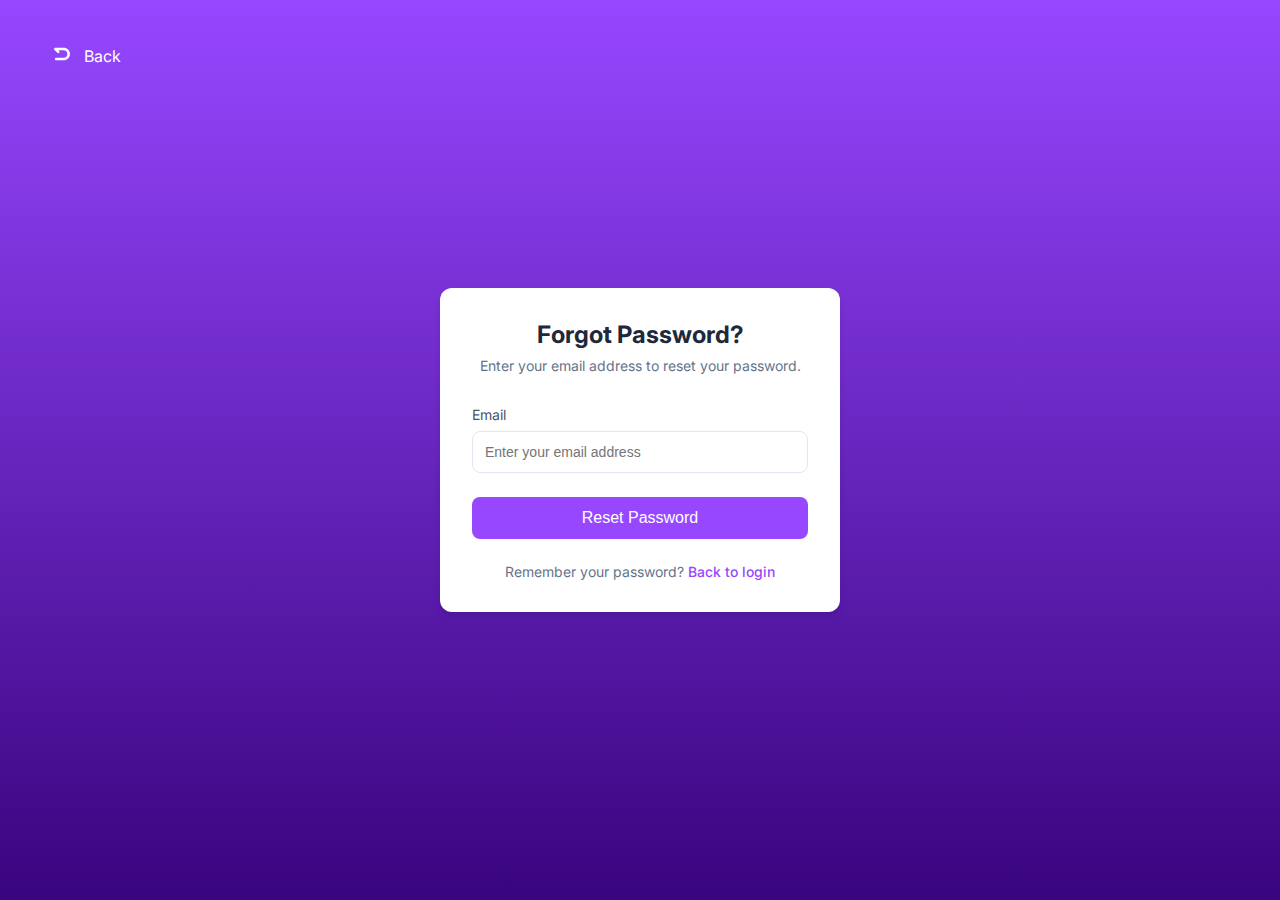
<file: LandingPage/forgotpass.html>
<!DOCTYPE html>
<html>
    <head>
        <meta charset="UTF-8">
        <meta name="viewport" content="width=device-width, initial-scale=1.0">
        <title>EduPlanner - Forgot Password</title>
        <link rel="stylesheet" href="https://fonts.googleapis.com/css2?family=Inter:wght@400;500;600&display=swap">
        <link rel="stylesheet" href="forgotpass-style.css">
        <link rel="stylesheet" href="https://fonts.googleapis.com/css2?family=Jost:wght@700&display=swap">
        <title>Forgot Password</title>
    </head>

    <body>
        <div class="forgot-password-page">
            <a href="./log-in.html" class="back-button">
                <span class="back-icon"><img src="backicon.svg"></span>
                Back
            </a>

            <div class="forgot-password-container">
                <div class="form-header">
                    <h1>Forgot Password?</h1>
                    <p>Enter your email address to reset your password.</p>
                </div>

                <form id="forgotPasswordForm" onsubmit="handleForgotPassword(event)">
                    <div class="input-group">
                        <label for="email">Email</label>
                        <input type="email" id="email" placeholder="Enter your email address" required>
                    </div>

                    <button type="submit" class="reset-button">Reset Password</button>
                </form>

                <p class="return-login">
                    Remember your password? <a href="./log-in.html">Back to login</a>
                </p>
            </div>
        </div>
        <script src="forgotpass-script.js" defer></script>
    </body>
</html>
</file>
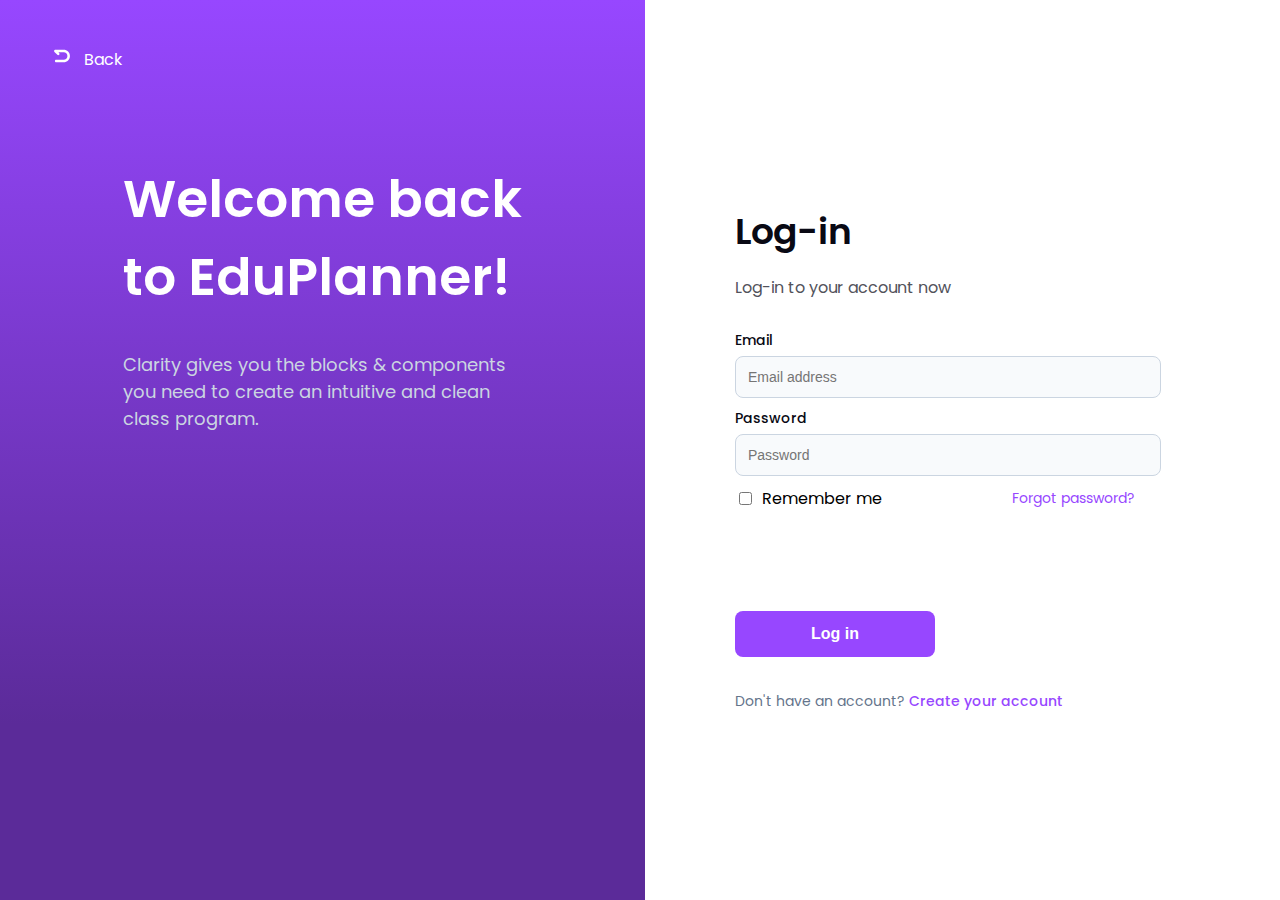
<file: LandingPage/log-in.html>
<!DOCTYPE html>
<html lang="en">

<head>
  <meta charset="utf-8">
  <meta name="viewport" content="width=device-width, initial-scale=1">
  <title>EduPlanner Log-In</title>
  <link rel="stylesheet" href="https://fonts.googleapis.com/css2?family=Poppins:wght@400;500;600&display=swap">
  <link rel="stylesheet" href="log-in.css">
</head>

<body>
  <div class="log-in-page">
    <a href="./index.html" class="back-button">
      <span class="back-icon"><img src="backicon.svg"></span>
      Back
    </a>
    <div class="welcome-page">
      <div class="welcome-content">
        <h1 class="welcome-to-eduplanner">Welcome back to EduPlanner!</h1>
        <p class="eduplanner-description">Clarity gives you the blocks & components you need to create an intuitive and clean
          class program.</p>
      </div>
    </div>

    <div class="log-in-form">
      <div class="form-container">
        <div class="form-header">
          <h2 class="log-in">Log-in</h2>
          <p class="description">Log-in to your account now</p>
        </div>

        <div class="input-group">
          <label for="email">Email</label>
          <input type="email" id="email" placeholder="Email address">
        </div>

        <div class="input-group">
          <label for="password">Password</label>
          <input type="password" id="password" placeholder="Password">
        </div>

        <div class="options">
          <div class="remember-me">
            <input type="checkbox" id="remember-me">
            <label for="remember-me">Remember me</label>
          </div>
          <a href="forgotpass.html" class="forgot-password">Forgot password?</a>
        </div>

        <button class="log-in-button" a href="./LandingPage/dashboard.html">Log in</button>

        <p class="create-account">
          Don't have an account? <a href="./sign-in-eduplanner.html">Create your account</a>
        </p>
      </div>
    </div>
  </div>
</body>

</html>
</file>
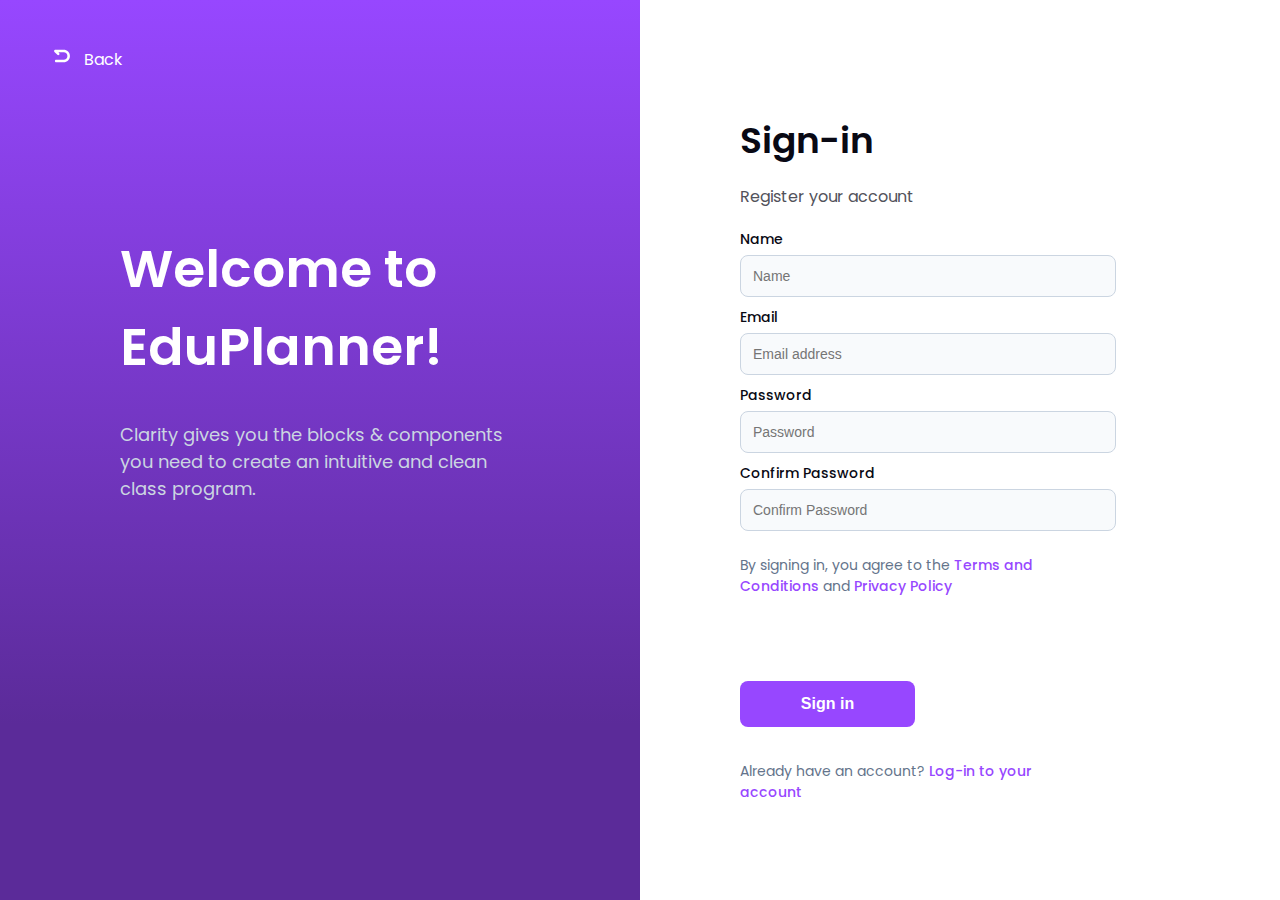
<file: LandingPage/sign-in-eduplanner.html>
<!DOCTYPE html>
<html lang="en">

<head>
  <meta charset="utf-8">
  <meta name="viewport" content="width=device-width, initial-scale=1">
  <title>EduPlanner Sign-In</title>
  <link rel="stylesheet" href="https://fonts.googleapis.com/css2?family=Poppins:wght@400;500;600&display=swap">
  <link rel="stylesheet" href="sign-in-style.css">
</head>

<body>
  <div class="sign-in-page">
    <a href="./index.html" class="back-button">
      <span class="back-icon"><img src="backicon.svg"></span>
      Back
    </a>

    <div class="welcome-page">
      <div class="welcome-content">
        <h1 class="welcome-to-eduplanner">Welcome to EduPlanner!</h1>
        <p class="eduplanner-description">Clarity gives you the blocks & components you need to create an intuitive and clean
          class program.</p>
      </div>
    </div>

    <div class="sign-in-form">
      <div class="form-container">
        <div class="form-header">
          <h2 class="sign-in">Sign-in</h2>
          <p class="description">Register your account</p>
        </div>

        <form id="signInForm" onsubmit="handleSignIn(event)">
          <div class="input-group">
            <label for="name">Name</label>
            <input type="text" id="name" placeholder="Name">
          </div>

          <div class="input-group">
            <label for="email">Email</label>
            <input type="email" id="email" placeholder="Email address">
          </div>

          <div class="input-group">
            <label for="password">Password</label>
            <input type="password" id="password" placeholder="Password">
          </div>

          <div class="input-group">
            <label for="confirm-password">Confirm Password</label>
            <input type="password" id="password" placeholder="Confirm Password">
          </div>

          <div class="options">
            <p class="terms-agreement">
              By signing in, you agree to the <a href="#terms">Terms and Conditions</a> and <a href="#privacy">Privacy Policy</a>
            </p>
          </div>

          <button type="submit" class="sign-in-button">Sign in</button>
        </form>

        <p class="create-account">
          Already have an account? <a href="./log-in.html">Log-in to your account</a>
        </p>
      </div>
    </div>
  </div>

  <div class="modal" id="termsModal">
    <div class="modal-content">
      <span class="close-modal">&times;</span>
      <h2>Terms and Conditions</h2>
      <div class="modal-body">
        <h3>By accessing and using EduPlanner, you agree to these terms.</h3>
        <p>1. You are responsible for maintaining the confidentiality of your account.</p>
        <p>2. You will not share your login credentials with unauthorized individuals.</p>
        <p>3. EduPlanner reserves the right to modify or terminate access at any time.</p>
        <p>4. Any misuse of the platform may result in account suspension.</p>

        <h3>Disclaimer:</h3>
        <p>EduPlanner takes into consideration DepEd guidelines in its design and functionality. 
          However, its implementation does not guarantee full compliance or accuracy in relation to DepEd policies. 
          The creators of EduPlanner are not affiliated with DepEd, and any discrepancies should be independently verified with official sources.
          
          <br><br>By proceeding, you confirm that you have read and agreed to these terms.</p>
      </div>
    </div>
  </div>

  <div class="modal" id="privacyModal">
    <div class="modal-content">
      <span class="close-modal">&times;</span>
      <h2>Privacy Policy</h2>
      <div class="modal-body">
        <h3>We value your privacy. By signing in, you acknowledge that:</h3>
        <p>1. Your personal data, including name and email, will be collected for authentication purposes.</p>
        <p>2. EduPlanner will not share your information with third parties without consent.</p>
        <p>3. We use security measures to protect your data, but you are responsible for securing your device.</p>
        <p>4. You can request data deletion by contacting our support team.</p>

        <h3>Disclaimer:</h3>
        <p>EduPlanner takes into consideration DepEd guidelines in its design and functionality. 
          However, its implementation does not guarantee full compliance or accuracy in relation to DepEd policies. 
          The creators of EduPlanner are not affiliated with DepEd, and any discrepancies should be independently verified with official sources.
          
          <br><br>By proceeding, you confirm that you have read and agreed to these terms.</p>
      </div>
    </div>
  </div>

  <script src="sign-in-js.js"></script>
</body>

</html>
</file>
<file: LandingPage/forgotpass-style.css>
*{
    margin: 0;
    padding: 0;
    box-sizing: border-box;
}

body {
    margin: 0;
    padding: 0;
    font-family: 'Inter', sans-serif;
    background: linear-gradient(180deg, #9747FF 0%, #39047e 100%);
}

.forgot-password-page {
    min-height: 100vh;
    padding: 48px;
    position: relative;
}

.back-button {
    position: absolute;
    top: 32px;
    left: 32px;
    display: flex;
    align-items: center;
    gap: 12px;
    text-decoration: none;
    color: #fff;
    font-size: 16px;
    padding: 12px 20px;
    border-radius: 8px;
    transition: all 0.3s cubic-bezier(0.4, 0, 0.2, 1);
    z-index: 10;
  }
  
  .back-button:hover {
    background: rgba(255, 255, 255, 0.1);
    transform: translateX(-5px);
  }

.back-icon img {
    width: 20px;
    height: 20px;
}

.forgot-password-page {
    min-height: 100vh;
    padding: 48px;
    position: relative;
    display: flex;
    justify-content: center;
    align-items: center;
}

.forgot-password-container {
    max-width: 400px;
    width: 100%;
    padding: 32px;
    background: white;
    border-radius: 12px;
    box-shadow: 0 4px 6px rgba(0, 0, 0, 0.1);
    margin: 0 auto;  
    position: relative;
}

.form-header {
    text-align: center;
    margin-bottom: 32px;
}

.form-header h1 {
    font-size: 24px;
    color: #1e293b;
    margin-bottom: 8px;
}

.form-header p {
    color: #64748b;
    font-size: 14px;
    margin: 0;
}

.input-group {
    margin-bottom: 24px;
}

.input-group label {
    display: block;
    font-size: 14px;
    color: #475569;
    margin-bottom: 8px;
}

.input-group input {
    width: 100%;
    padding: 12px;
    border: 1px solid #e2e8f0;
    border-radius: 8px;
    font-size: 14px;
    color: #1e293b;
    transition: border-color 0.2s ease;
}

.input-group input:focus {
    outline: none;
    border-color: #9747FF;
}

.reset-button {
    width: 100%;
    padding: 12px;
    background: #9747FF;
    color: white;
    border: none;
    border-radius: 8px;
    font-size: 16px;
    font-weight: 500;
    cursor: pointer;
    transition: background-color 0.2s ease;
}

.reset-button:hover {
    background: #8033FF;
}

.return-login {
    text-align: center;
    margin-top: 24px;
    font-size: 14px;
    color: #64748b;
}

.return-login a {
    color: #9747FF;
    text-decoration: none;
    font-weight: 500;
}

.return-login a:hover {
    text-decoration: underline;
}

.error {
    border-color: #dc2626 !important;
}

.error-message {
    color: #dc2626;
    font-size: 14px;
    margin-top: 8px;
}

.spinner {
    display: inline-block;
    width: 20px;
    height: 20px;
    border: 3px solid rgba(255,255,255,.3);
    border-radius: 50%;
    border-top-color: #fff;
    animation: spin 1s ease-in-out infinite;
    margin-right: 8px;
}

@keyframes spin {
    to { transform: rotate(360deg); }
}

.success-message {
    text-align: center;
    padding: 32px 0;
}

.checkmark {
    width: 56px;
    height: 56px;
    margin: 0 auto 24px;
    display: block;
}

.checkmark__circle {
    stroke: #9747FF;
    stroke-width: 2;
    stroke-dasharray: 166;
    stroke-dashoffset: 166;
    animation: stroke 0.6s cubic-bezier(0.65, 0, 0.45, 1) forwards;
}

.checkmark__check {
    stroke: #9747FF;
    stroke-width: 2;
    stroke-dasharray: 48;
    stroke-dashoffset: 48;
    animation: stroke 0.3s cubic-bezier(0.65, 0, 0.45, 1) 0.8s forwards;
}

.success-message p {
    margin-bottom: 16px;
}

.success-message a{
    color: #9747FF;
    text-decoration: none;
    font-weight: 500;
    transition: color 0.3s ease;
    display: inline-block;
    margin-top: 24px; 
}

@keyframes stroke {
    100% { stroke-dashoffset: 0; }
}
</file>
<file: LandingPage/log-in.css>
body {
    margin: 0;
    padding: 0;
    font-family: 'Poppins', sans-serif;
  }
  
  .log-in-page {
    display: flex;
    height: 100vh;
    animation: pageLoad 0.6s ease-out;
  }
  
  .welcome-page {
    flex: 1;
    background: linear-gradient(180deg, #9747ff, #5b2b99 80.5%);
    display: flex;
    align-items: center;
    justify-content: center;
    padding: 0 50px;
  }
  
  .welcome-to-eduplanner {
    margin-top: 10px;
    font-size: 52px;
    font-weight: 600;
  }
  
  .welcome-content {
    max-width: 400px;
    position: absolute;
    color: #fff;
    top: 100px;
    text-align: left;
    margin-top: 50px;
    animation: slideIn 0.8s cubic-bezier(0.4, 0, 0.2, 1);
  }
  
  .eduplanner-description {
    font-size: 18px;
    line-height: 1.5;
    color: rgb(203, 213, 225);
  }
  
  .log-in-form {
    flex: 1;
    display: flex;
    align-items: center;
    justify-content: left;
    padding-left: 90px;
    background: #fff;
  }
  
  .form-container {
    max-width: 400px;
    width: 100%;
    animation: fadeUp 0.8s cubic-bezier(0.4, 0, 0.2, 1);
  }
  
  .form-header {
    margin-bottom: 30px;
  }
  
  .log-in {
    font-size: 36px;
    font-weight: 600;
    color: #090914;
    margin-bottom: 10px;
  }
  
  .description {
    font-size: 16px;
    color: #52525b;
  }
  
  .input-email {
    margin-bottom: 20px;
  }
  
  .input-group label {
    display: block;
    font-size: 14px;
    font-weight: 500;
    color: #090914;
    margin-top: 10px;
    margin-bottom: 5px;
  }
  
  .input-group input {
    width: 100%;
    padding: 12px;
    border-radius: 8px;
    border: 1px solid #cbd5e1;
    background-color: #f8fafc;
    font-size: 14px;
    color: #090914;
    transition: border-color 0.3s ease, box-shadow 0.3s ease;
  }
  
  .input-group input:focus {
    border-color: #9747FF;
    box-shadow: 0 0 0 3px rgba(151, 71, 255, 0.1);
  }
  
  .options {
    display: flex;
    justify-content: space-between;
    align-items: center;
    margin-top: 10px;
    margin-bottom: 20px;
  }
  
  .remember-me {
    display: flex;
    align-items: center;
  }
  
  .remember-me input {
    margin-right: 10px;
  }
  
  .remember-me input[type="checkbox"] {
    transition: border-color 0.3s ease;
  }
  
  .forgot-password {
    font-size: 14px;
    color: #9747ff;
    text-decoration: none;
    transition: color 0.3s ease;
  }
  
  .forgot-password:hover {
    color: #9747FF;
  }
  
  .log-in-button {
    width: 50%;
    padding: 14px;
    border-radius: 8px;
    background-color: #9747ff;
    color: #fff;
    font-size: 16px;
    font-weight: 600;
    border: none;
    cursor: pointer;
    margin-top: 80px;
    margin-bottom: 20px;
    transition: background-color 0.3s ease, transform 0.2s ease;
  }
  
  .log-in-button:hover {
    background-color: #8033FF;
    transform: translateY(-2px);
  }
  
  .log-in-button:active {
    transform: translateY(0);
  }
  
  .create-account {
    text-align: left;
    font-size: 14px;
    color: #64748b;
  }
  
  .create-account a {
    color: #9747ff;
    text-decoration: none;
    font-weight: 500;
    transition: color 0.3s ease;
  }
  
  .create-account a:hover {
    color: #9747FF;
  }
  
  /* Back button styles */
  .back-button {
    position: absolute;
    top: 32px;
    left: 32px;
    display: flex;
    align-items: center;
    gap: 12px;
    text-decoration: none;
    color: #fff;
    font-size: 16px;
    padding: 12px 20px;
    border-radius: 8px;
    transition: all 0.3s cubic-bezier(0.4, 0, 0.2, 1);
    z-index: 10;
  }
  
  .back-button:hover {
    background: rgba(255, 255, 255, 0.1);
    transform: translateX(-5px);
  }
  
  .back-button img {
    width: 20px;
    height: 20px;
    transition: transform 0.3s ease;
  }
  
  .back-button:hover img {
    transform: translateX(-3px);
  }
  
  .back-icon {
    font-size: 20px;
  }
  
  /* Animation keyframes */
  @keyframes pageLoad {
    from {
      opacity: 0;
    }
    to {
      opacity: 1;
    }
  }
  
  @keyframes slideIn {
    from {
      opacity: 0;
      transform: translateX(-20px);
    }
    to {
      opacity: 1;
      transform: translateX(0);
    }
  }
  
  @keyframes fadeUp {
    from {
      opacity: 0;
      transform: translateY(20px);
    }
    to {
      opacity: 1;
      transform: translateY(0);
    }
  }
  
  /* Mobile responsiveness */
  @media (max-width: 768px) {
    .back-button {
      top: 16px;
      left: 16px;
      padding: 8px 16px;
      font-size: 14px;
    }
    
    .back-button img {
      width: 16px;
      height: 16px;
    }
  }
</file>
<file: LandingPage/sign-in-style.css>
body {
  margin: 0;
  padding: 0;
  font-family: 'Poppins', sans-serif;
}

.sign-in-page {
  display: flex;
  height: 100vh;
  animation: pageLoad 0.6s ease-out;
  min-height: 100vh;
}

.welcome-page {
  flex: 1;
  background: linear-gradient(180deg, #9747ff, #5b2b99 80.5%);
  display: flex;
  align-items: center;
  justify-content: center;
  padding: 0 50px;
}

.welcome-to-eduplanner {
  margin-top: 10px;
  font-size: 52px;
  font-weight: 600;
}

.welcome-content {
  max-width: 400px;
  position: absolute;
  color: #fff;
  top: 220px;
  text-align: left;
  margin-top: 0;
  animation: slideIn 0.8s cubic-bezier(0.4, 0, 0.2, 1);
}

.eduplanner-description {
  font-size: 18px;
  line-height: 1.5;
  color: rgb(203, 213, 225);
}

.sign-in-form {
  flex: 1;
  display: flex;
  align-items: center;
  justify-content: left;
  background: #fff;
  padding-left: 100px;
}

.form-container {
  max-width: 350px;
  width: 100%;
  animation: fadeUp 0.8s cubic-bezier(0.4, 0, 0.2, 1);
}

.form-header {
  margin-bottom: 20px;
}

.sign-in {
  font-size: 36px;
  font-weight: 600;
  color: #090914;
  margin-bottom: 10px;
}

.description {
  font-size: 16px;
  color: #52525b;
}

.input-email {
  margin-bottom: 20px;
}

.input-group label {
  display: block;
  font-size: 14px;
  font-weight: 500;
  color: #090914;
  margin-top: 10px;
  margin-bottom: 5px;
}

.input-group input {
  width: 100%;
  padding: 12px;
  border-radius: 8px;
  border: 1px solid #cbd5e1;
  background-color: #f8fafc;
  font-size: 14px;
  color: #090914;
  transition: border-color 0.3s ease, box-shadow 0.3s ease;
}

.input-group input:focus {
  border-color: #9747FF;
  box-shadow: 0 0 0 3px rgba(151, 71, 255, 0.1);
}

.options {
  display: flex;
  justify-content: space-between;
  align-items: center;
  margin-top: 10px;
  margin-bottom: 10px;
}

.sign-in-button {
  width: 50%;
  padding: 14px;
  border-radius: 8px;
  background-color: #9747ff;
  color: #fff;
  font-size: 16px;
  font-weight: 600;
  border: none;
  cursor: pointer;
  margin-top: 60px;
  margin-bottom: 20px;
  transition: background-color 0.3s ease, transform 0.2s ease;
}

.sign-in-button:hover {
  background-color: #8033FF;
  transform: translateY(-2px);
}

.sign-in-button:active {
  transform: translateY(0);
}

.create-account {
  text-align: left;
  font-size: 14px;
  color: #64748b;
}

.create-account a {
  color: #9747ff;
  text-decoration: none;
  font-weight: 500;
  transition: color 0.3s ease;
}

.create-account a:hover {
  color: #9747FF;
}

/* Back button styles */
.back-button {
  position: absolute;
  top: 32px;
  left: 32px;
  display: flex;
  align-items: center;
  gap: 12px;
  text-decoration: none;
  color: #fff;
  font-size: 16px;
  padding: 12px 20px;
  border-radius: 8px;
  transition: all 0.3s cubic-bezier(0.4, 0, 0.2, 1);
  z-index: 10;
}

.back-button:hover {
  background: rgba(255, 255, 255, 0.1);
  transform: translateX(-5px);
}

.back-button img {
  width: 20px;
  height: 20px;
  transition: transform 0.3s ease;
}

.back-button:hover img {
  transform: translateX(-3px);
}

.back-icon {
  font-size: 20px;
}

.welcome-logo {
  width: 80px;
  height: auto;
  margin-bottom: 24px;
}

.terms-agreement {
  font-size: 14px;
  color: #64748b;
  text-align: left;
}

.terms-agreement a {
  color: #9747ff;
  text-decoration: none;
  font-weight: 500;
  transition: color 0.3s ease;
}

.terms-agreement a:hover {
  color: #8033FF;
}

/* Animation keyframes */
@keyframes pageLoad {
  from {
    opacity: 0;
  }
  to {
    opacity: 1;
  }
}

@keyframes slideIn {
  from {
    opacity: 0;
    transform: translateX(-20px);
  }
  to {
    opacity: 1;
    transform: translateX(0);
  }
}

@keyframes fadeUp {
  from {
    opacity: 0;
    transform: translateY(20px);
  }
  to {
    opacity: 1;
    transform: translateY(0);
  }
}

/* Mobile responsiveness */
@media (max-width: 768px) {
  .back-button {
    top: 16px;
    left: 16px;
    padding: 8px 16px;
    font-size: 14px;
  }
  
  .back-button img {
    width: 16px;
    height: 16px;
  }

  
  .welcome-content {
    top: 180px;
    padding: 0 20px;
  }
  
  .welcome-to-eduplanner {
    font-size: 42px;
  }
}

/* Responsive Design */
@media (max-width: 1024px) {
  .sign-in-form {
    padding-left: 40px;
    padding-right: 40px;
  }

  .welcome-content {
    padding: 0 40px;
  }

  .welcome-to-eduplanner {
    font-size: 42px;
  }
}

@media (max-width: 768px) {
  .sign-in-page {
    flex-direction: column;
  }

  .welcome-page {
    flex: none;
    height: 40vh;
    padding: 20px;
  }

  .welcome-content {
    position: relative;
    top: 0;
    text-align: center;
    padding: 20px;
  }

  .sign-in-form {
    flex: none;
    height: 60vh;
    padding: 20px;
    justify-content: center;
    overflow-y: auto;
  }

  .form-container {
    padding: 20px;
  }

  .sign-in {
    font-size: 28px;
  }

  .sign-in-button {
    width: 100%;
    margin-top: 40px;
  }
}

@media (max-width: 480px) {
  .welcome-page {
    height: 35vh;
  }

  .welcome-to-eduplanner {
    font-size: 32px;
  }

  .eduplanner-description {
    font-size: 16px;
  }

  .sign-in-form {
    height: 65vh;
    padding: 16px;
  }

  .form-container {
    padding: 16px;
  }

  .options {
    flex-direction: column;
    align-items: flex-start;
    gap: 12px;
  }

  .input-group input {
    font-size: 16px; /* Prevents zoom on iOS */
  }
}

/* Device-specific fixes */
@media (hover: none) and (pointer: coarse) {
  .input-group input:focus {
    font-size: 16px; /* Prevents zoom on mobile devices */
  }
  
  .sign-in-button:hover {
    transform: none; /* Removes hover effect on touch devices */
  }
}

@supports (-webkit-touch-callout: none) {
  /* iOS-specific fixes */
  .sign-in-page {
    min-height: -webkit-fill-available;
    height: -webkit-fill-available;
  }
}

/* Modal styles */
.modal {
  display: none;
  position: fixed;
  top: 0;
  left: 0;
  width: 100%;
  height: 100%;
  background: rgba(0, 0, 0, 0);
  z-index: 1000;
  opacity: 0;
  visibility: hidden;
  transition: all 0.3s cubic-bezier(0.4, 0, 0.2, 1);
}

.modal.show {
  display: flex;
  opacity: 1;
  visibility: visible;
  background: rgba(0, 0, 0, 0.5);
}

.modal-content {
  background: #fff;
  width: 90%;
  max-width: 600px;
  margin: auto;
  padding: 32px;
  border-radius: 12px;
  position: relative;
  transform: scale(0.7);
  opacity: 0;
  transition: all 0.3s cubic-bezier(0.4, 0, 0.2, 1);
}

.modal.show .modal-content {
  transform: scale(1);
  opacity: 1;
}

.close-modal {
  position: absolute;
  right: 24px;
  top: 24px;
  font-size: 24px;
  cursor: pointer;
  color: #64748b;
  transition: color 0.3s ease;
}

.close-modal:hover {
  color: #9747ff;
}

.modal-body {
  max-height: 70vh;
  overflow-y: auto;
  padding-right: 16px;
}

.modal h2 {
  color: #1e293b;
  margin-bottom: 24px;
}

.modal h3 {
  color: #334155;
  margin: 16px 0;
}

.modal p {
  color: #64748b;
  margin-bottom: 16px;
  line-height: 1.6;
}

/* Base styles */
.sign-in-page {
  min-height: 100vh;
  display: flex;
  overflow: hidden;
}

/* Responsive breakpoints */
@media screen and (max-width: 1200px) {
  .welcome-to-eduplanner {
    font-size: 42px;
  }

  .sign-in-form {
    padding: 40px;
  }
}

@media screen and (max-width: 992px) {
  .welcome-page {
    padding: 30px;
  }

  .welcome-content {
    max-width: 340px;
  }

  .form-container {
    max-width: 360px;
  }
}

@media screen and (max-width: 768px) {
  .sign-in-page {
    flex-direction: column;
  }

  .welcome-page {
    height: 40vh;
    min-height: 300px;
  }

  .welcome-content {
    position: static;
    text-align: center;
    padding: 20px;
  }

  .sign-in-form {
    height: 60vh;
    justify-content: flex-start;
    padding-top: 40px;
  }

  .form-container {
    max-width: 100%;
    padding: 0 20px;
  }

  .sign-in-button {
    width: 100%;
  }

  .options {
    flex-wrap: wrap;
    gap: 10px;
  }
}

@media screen and (max-width: 480px) {
  .welcome-page {
    height: 35vh;
    min-height: 250px;
  }

  .welcome-to-eduplanner {
    font-size: 32px;
  }

  .eduplanner-description {
    font-size: 14px;
  }

  .sign-in {
    font-size: 24px;
  }

  .input-group input {
    padding: 10px;
  }
}

/* Height-based media queries */
@media screen and (max-height: 700px) {
  .welcome-content {
    top: 150px;
  }

  .sign-in-button {
    margin-top: 40px;
  }
}

/* Viewport height fixes */
@supports (-webkit-touch-callout: none) {
  .sign-in-page {
    height: -webkit-fill-available;
  }
}

/* Landscape mode */
@media screen and (max-height: 500px) and (orientation: landscape) {
  .sign-in-page {
    flex-direction: row;
  }

  .welcome-page {
    height: 100vh;
    width: 40%;
  }

  .sign-in-form {
    height: 100vh;
    width: 60%;
    overflow-y: auto;
  }

  .form-container {
    padding: 20px;
  }
}

/* High-resolution screens */
@media screen and (min-width: 1400px) {
  .welcome-to-eduplanner {
    font-size: 60px;
  }

  .form-container {
    max-width: 480px;
  }

  .sign-in {
    font-size: 42px;
  }
}
</file>
